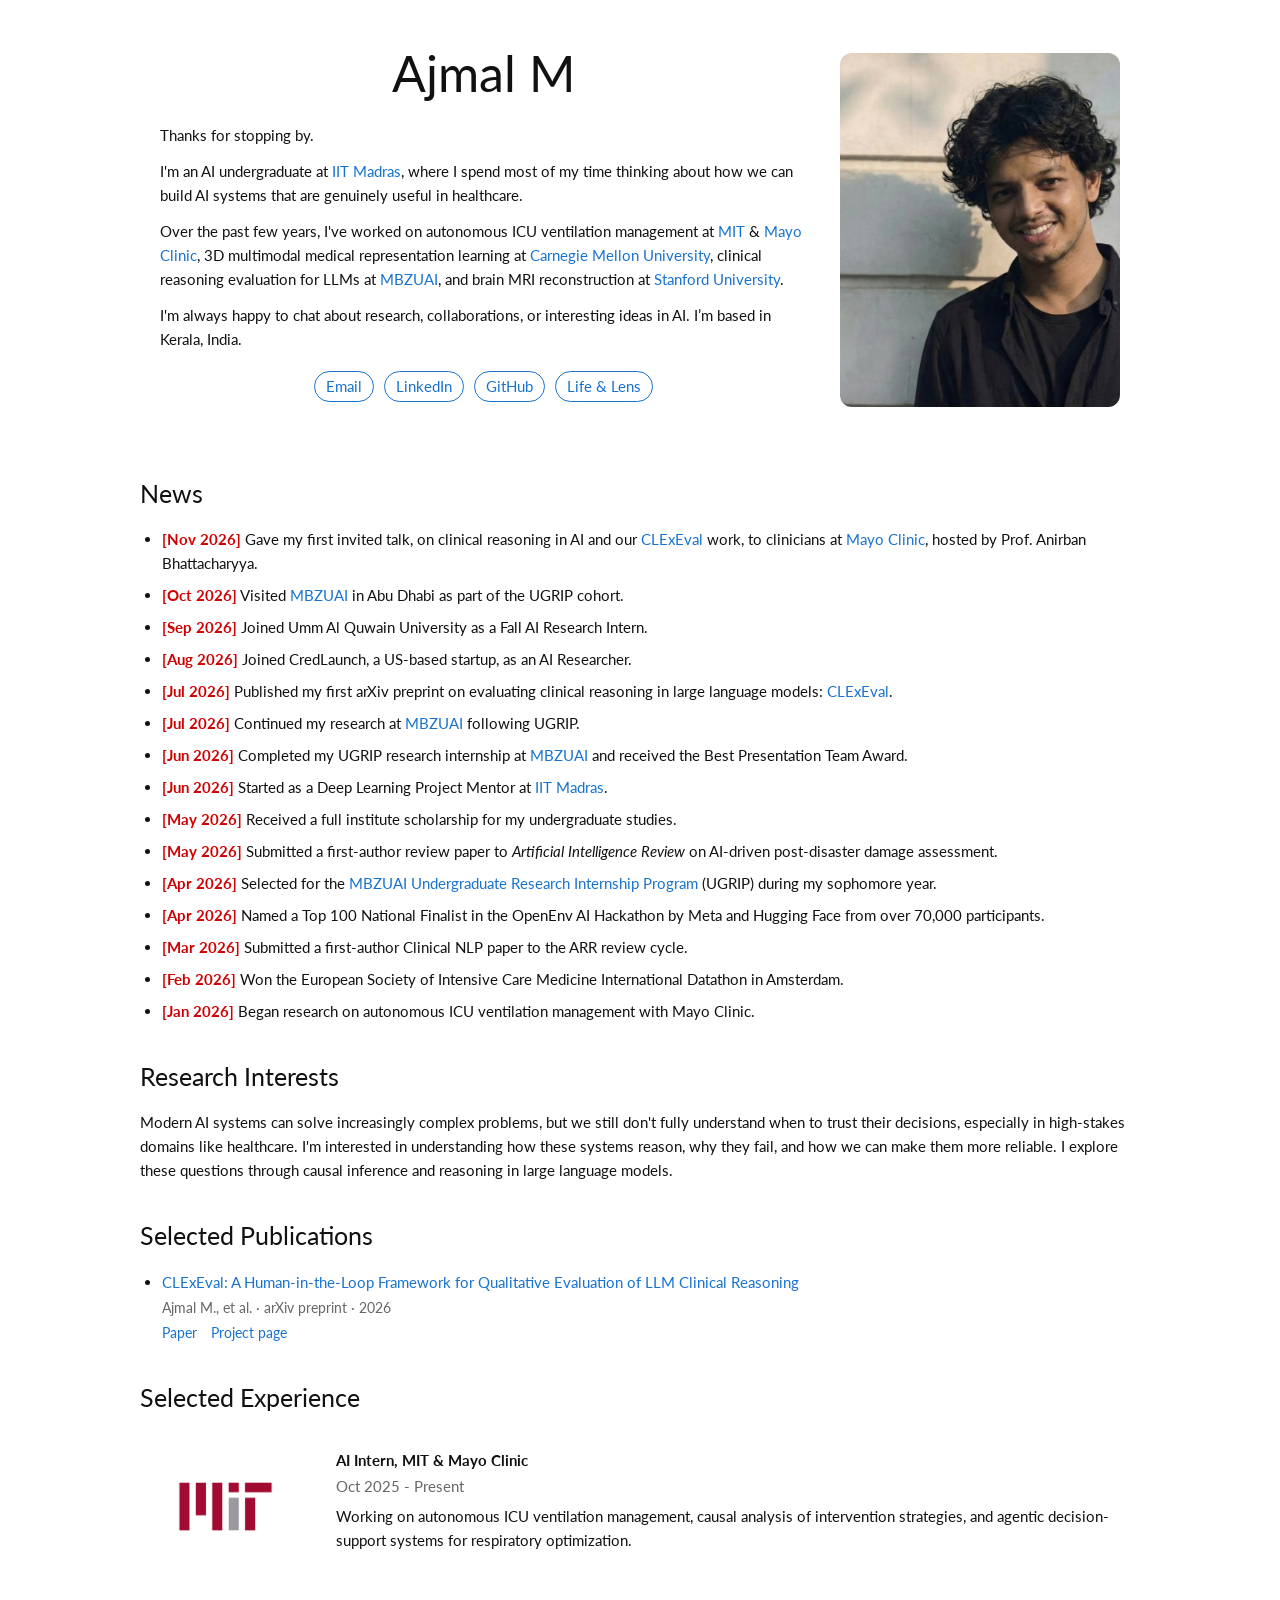
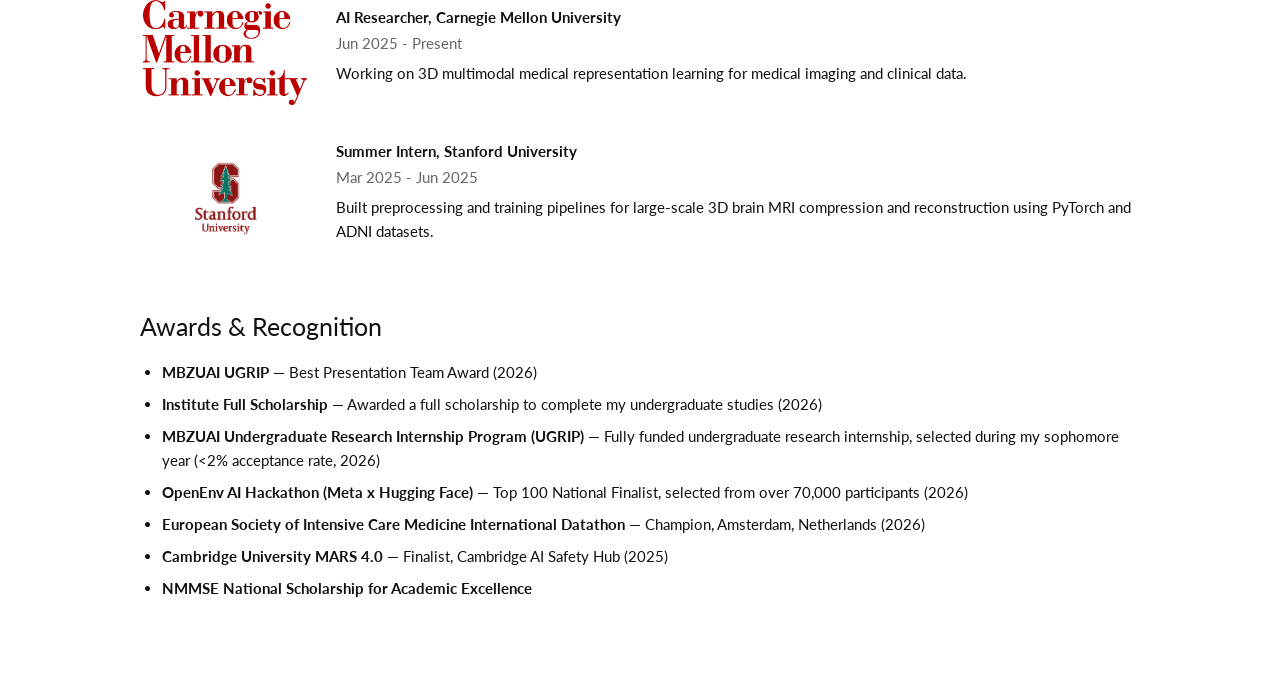
<file: index.html>
<!DOCTYPE html>
<html lang="en">
<head>
    <meta charset="UTF-8">
    <meta name="viewport" content="width=device-width, initial-scale=1.0">
    <meta name="description" content="Ajmal M is an AI undergraduate at IIT Madras, with work across healthcare AI, clinical reasoning, medical representation learning, and autonomous systems.">
    <title>Ajmal M</title>
    <link rel="icon" type="image/png" href="images/iit-madras-logo.png">
    <link rel="stylesheet" href="style.css?v=20261016">
    <link rel="preconnect" href="https://fonts.googleapis.com">
    <link rel="preconnect" href="https://fonts.gstatic.com" crossorigin>
    <link href="https://fonts.googleapis.com/css2?family=Lato:wght@400;700&display=swap" rel="stylesheet">
</head>
<body>
    <main class="page">
        <section class="hero">
            <div class="hero-copy">
                <h1>Ajmal M</h1>
                <p>
                    Thanks for stopping by.
                </p>
                <p>
                    I'm an AI undergraduate at <a href="https://www.iitm.ac.in/" target="_blank" rel="noreferrer">IIT Madras</a>, where I spend most of my time thinking about how we can build AI systems that are genuinely useful in healthcare.
                </p>
                <p>
                    Over the past few years, I've worked on autonomous ICU ventilation management at <a href="https://web.mit.edu/" target="_blank" rel="noreferrer">MIT</a> & <a href="https://www.mayoclinic.org/" target="_blank" rel="noreferrer">Mayo Clinic</a>, 3D multimodal medical representation learning at <a href="https://www.cmu.edu/" target="_blank" rel="noreferrer">Carnegie Mellon University</a>, clinical reasoning evaluation for LLMs at <a href="https://mbzuai.ac.ae/" target="_blank" rel="noreferrer">MBZUAI</a>, and brain MRI reconstruction at <a href="https://www.stanford.edu/" target="_blank" rel="noreferrer">Stanford University</a>.
                </p>
                <p>
                    I'm always happy to chat about research, collaborations, or interesting ideas in AI. I’m based in Kerala, India.
                </p>
                <p class="links">
                    <a href="mailto:24f2004489@ds.study.iitm.ac.in">Email</a>
                    <a href="https://www.linkedin.com/in/ajmal-m-282670284/" target="_blank" rel="noreferrer">LinkedIn</a>
                    <a href="https://github.com/24f2004489" target="_blank" rel="noreferrer">GitHub</a>
                    <a href="life.html">Life & Lens</a>
                </p>
            </div>
            <img class="profile-photo" src="images/profile.png" alt="Ajmal M">
        </section>

        <section>
            <h2>News</h2>
            <ul class="news-list">
                <li><span>[Nov 2026]</span> Gave my first invited talk, on clinical reasoning in AI and our <a href="https://arxiv.org/abs/2606.31608" target="_blank" rel="noreferrer">CLExEval</a> work, to clinicians at <a href="https://www.mayoclinic.org/" target="_blank" rel="noreferrer">Mayo Clinic</a>, hosted by Prof. Anirban Bhattacharyya.</li>
                <li><span>[Oct 2026]</span> Visited <a href="https://mbzuai.ac.ae/" target="_blank" rel="noreferrer">MBZUAI</a> in Abu Dhabi as part of the UGRIP cohort.</li>
                <li><span>[Sep 2026]</span> Joined Umm Al Quwain University as a Fall AI Research Intern.</li>
                <li><span>[Aug 2026]</span> Joined CredLaunch, a US-based startup, as an AI Researcher.</li>
                <li><span>[Jul 2026]</span> Published my first arXiv preprint on evaluating clinical reasoning in large language models: <a href="https://arxiv.org/abs/2606.31608" target="_blank" rel="noreferrer">CLExEval</a>.</li>
                <li><span>[Jul 2026]</span> Continued my research at <a href="https://mbzuai.ac.ae/" target="_blank" rel="noreferrer">MBZUAI</a> following UGRIP.</li>
                <li><span>[Jun 2026]</span> Completed my UGRIP research internship at <a href="https://mbzuai.ac.ae/" target="_blank" rel="noreferrer">MBZUAI</a> and received the Best Presentation Team Award.</li>
                <li><span>[Jun 2026]</span> Started as a Deep Learning Project Mentor at <a href="https://www.iitm.ac.in/" target="_blank" rel="noreferrer">IIT Madras</a>.</li>
                <li><span>[May 2026]</span> Received a full institute scholarship for my undergraduate studies.</li>
                <li><span>[May 2026]</span> Submitted a first-author review paper to <em>Artificial Intelligence Review</em> on AI-driven post-disaster damage assessment.</li>
                <li><span>[Apr 2026]</span> Selected for the <a href="https://mbzuai.ac.ae/ugrip/" target="_blank" rel="noreferrer">MBZUAI Undergraduate Research Internship Program</a> (UGRIP) during my sophomore year.</li>
                <li><span>[Apr 2026]</span> Named a Top 100 National Finalist in the OpenEnv AI Hackathon by Meta and Hugging Face from over 70,000 participants.</li>
                <li><span>[Mar 2026]</span> Submitted a first-author Clinical NLP paper to the ARR review cycle.</li>
                <li><span>[Feb 2026]</span> Won the European Society of Intensive Care Medicine International Datathon in Amsterdam.</li>
                <li><span>[Jan 2026]</span> Began research on autonomous ICU ventilation management with Mayo Clinic.</li>
            </ul>
        </section>

        <section>
            <h2>Research Interests</h2>
            <p>
                Modern AI systems can solve increasingly complex problems, but we still don't fully understand when to trust their decisions, especially in high-stakes domains like healthcare. I'm interested in understanding how these systems reason, why they fail, and how we can make them more reliable. I explore these questions through causal inference and reasoning in large language models.
            </p>
        </section>

        <section>
            <h2>Selected Publications</h2>
            <ul class="plain-list">
                <li>
                    <a href="https://arxiv.org/abs/2606.31608" target="_blank" rel="noreferrer">CLExEval: A Human-in-the-Loop Framework for Qualitative Evaluation of LLM Clinical Reasoning</a>
                    <div class="publication-meta">Ajmal M., et al. · arXiv preprint · 2026</div>
                    <div class="publication-links"><a href="https://arxiv.org/abs/2606.31608" target="_blank" rel="noreferrer">Paper</a><a href="https://24f2004489.github.io/CLExEval-Project-Page/" target="_blank" rel="noreferrer">Project page</a></div>
                </li>
            </ul>
        </section>

        <section>
            <h2>Selected Experience</h2>

            <article class="experience">
                <div class="logo">
                    <img src="images/mit-logo.png" alt="MIT logo">
                </div>
                <div>
                    <h3>AI Intern, MIT & Mayo Clinic</h3>
                    <p class="meta">Oct 2025 - Present</p>
                    <p>Working on autonomous ICU ventilation management, causal analysis of intervention strategies, and agentic decision-support systems for respiratory optimization.</p>
                </div>
            </article>

            <article class="experience">
                <div class="logo">
                    <img src="images/cmu-logo.png" alt="Carnegie Mellon University logo">
                </div>
                <div>
                    <h3>AI Researcher, Carnegie Mellon University</h3>
                    <p class="meta">Jun 2025 - Present</p>
                    <p>Working on 3D multimodal medical representation learning for medical imaging and clinical data.</p>
                </div>
            </article>

            <article class="experience">
                <div class="logo">
                    <img src="images/stanford-logo.png" alt="Stanford University logo">
                </div>
                <div>
                    <h3>Summer Intern, Stanford University</h3>
                    <p class="meta">Mar 2025 - Jun 2025</p>
                    <p>Built preprocessing and training pipelines for large-scale 3D brain MRI compression and reconstruction using PyTorch and ADNI datasets.</p>
                </div>
            </article>
        </section>

        <section>
            <h2>Awards & Recognition</h2>
            <ul class="plain-list">
                <li><strong>MBZUAI UGRIP</strong> — Best Presentation Team Award (2026)</li>
                <li><strong>Institute Full Scholarship</strong> — Awarded a full scholarship to complete my undergraduate studies (2026)</li>
                <li><strong>MBZUAI Undergraduate Research Internship Program (UGRIP)</strong> — Fully funded undergraduate research internship, selected during my sophomore year (&lt;2% acceptance rate, 2026)</li>
                <li><strong>OpenEnv AI Hackathon (Meta x Hugging Face)</strong> — Top 100 National Finalist, selected from over 70,000 participants (2026)</li>
                <li><strong>European Society of Intensive Care Medicine International Datathon</strong> — Champion, Amsterdam, Netherlands (2026)</li>
                <li><strong>Cambridge University MARS 4.0</strong> — Finalist, Cambridge AI Safety Hub (2025)</li>
                <li><strong>NMMSE National Scholarship for Academic Excellence</strong></li>
            </ul>
        </section>
    </main>
</body>
</html>
</file>
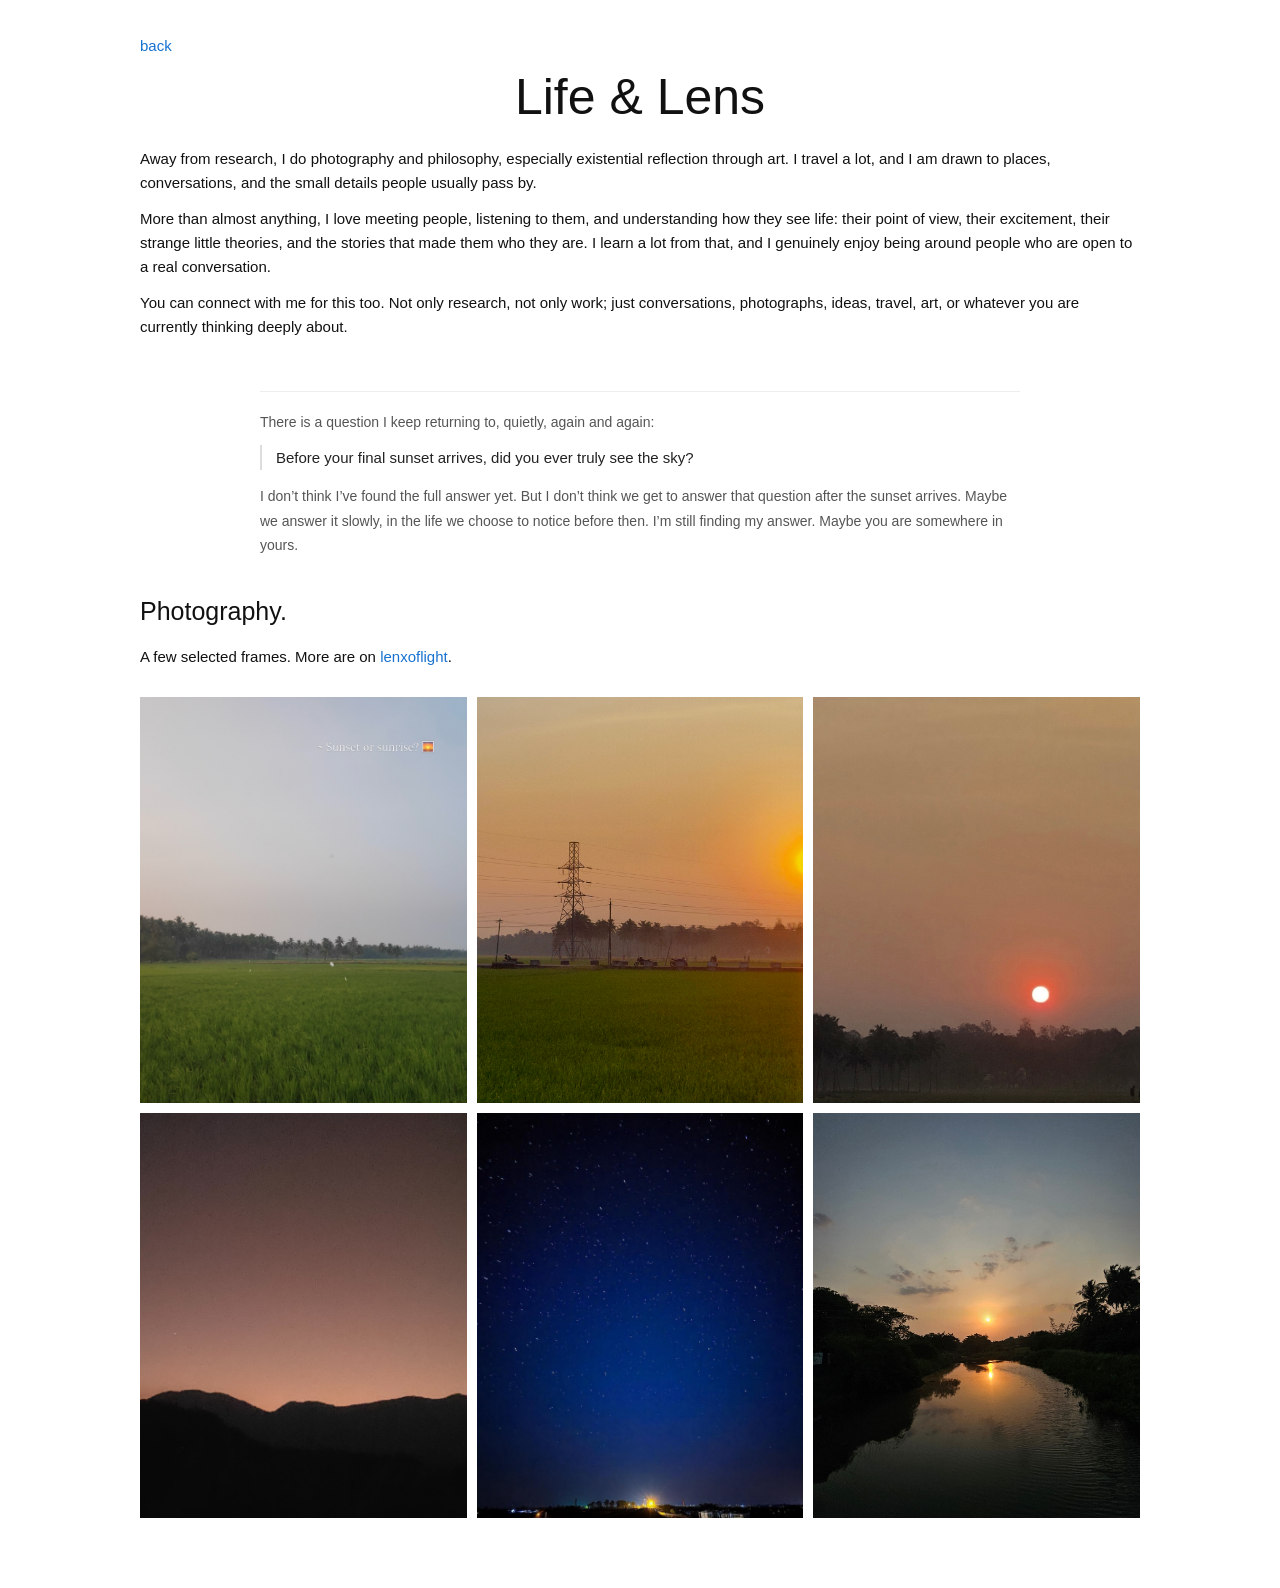
<file: life.html>
<!DOCTYPE html> 
<html lang="en">
<head>
    <meta charset="UTF-8">
    <meta name="viewport" content="width=device-width, initial-scale=1.0">
    <meta name="description" content="Ajmal M on photography, philosophy, travel, and meeting people.">
    <title>Ajmal M | Life & Lens</title>
    <link rel="icon" type="image/png" href="images/iit-madras-logo.png">
    <link rel="stylesheet" href="style.css?v=20260511">
</head>
<body>
    <main class="page">
        <section class="intro">
            <p><a href="index.html">back</a></p>
            <h1>Life & Lens</h1>

            <p>
                Away from research, I do photography and philosophy, especially existential reflection through art. I travel a lot, and I am drawn to places, conversations, and the small details people usually pass by.
            </p>

            <p>
                More than almost anything, I love meeting people, listening to them, and understanding how they see life: their point of view, their excitement, their strange little theories, and the stories that made them who they are. I learn a lot from that, and I genuinely enjoy being around people who are open to a real conversation.
            </p>

            <p>
                You can connect with me for this too. Not only research, not only work; just conversations, photographs, ideas, travel, art, or whatever you are currently thinking deeply about.
            </p>

        </section>

        <section class="reflection">
            <p>There is a question I keep returning to, quietly, again and again:</p>
            <blockquote class="reflection-question">Before your final sunset arrives, did you ever truly see the sky?</blockquote>
            <p>
                I don’t think I’ve found the full answer yet. But I don’t think we get to answer that question after the sunset arrives. Maybe we answer it slowly, in the life we choose to notice before then. I’m still finding my answer. Maybe you are somewhere in yours.
            </p>
        </section>

        <section>
            <h2>Photography.</h2>
            <p>
                A few selected frames. More are on <a href="https://www.instagram.com/lenxoflight/" target="_blank" rel="noreferrer">lenxoflight</a>.
            </p>

            <div class="photo-grid" aria-label="Selected photography">
                <img src="IMG_8868.JPG" alt="Selected photograph by Ajmal M">
                <img src="IMG_8860.JPG" alt="Selected photograph by Ajmal M">
                <img src="IMG_8866.PNG" alt="Selected photograph by Ajmal M">
                <img src="IMG_8872.PNG" alt="Selected photograph by Ajmal M">
                <img src="IMG_8873.PNG" alt="Selected photograph by Ajmal M">
                <img src="IMG_8874.PNG" alt="Selected photograph by Ajmal M">
            </div>
        </section>

    </main>
</body>
</html>
</file>
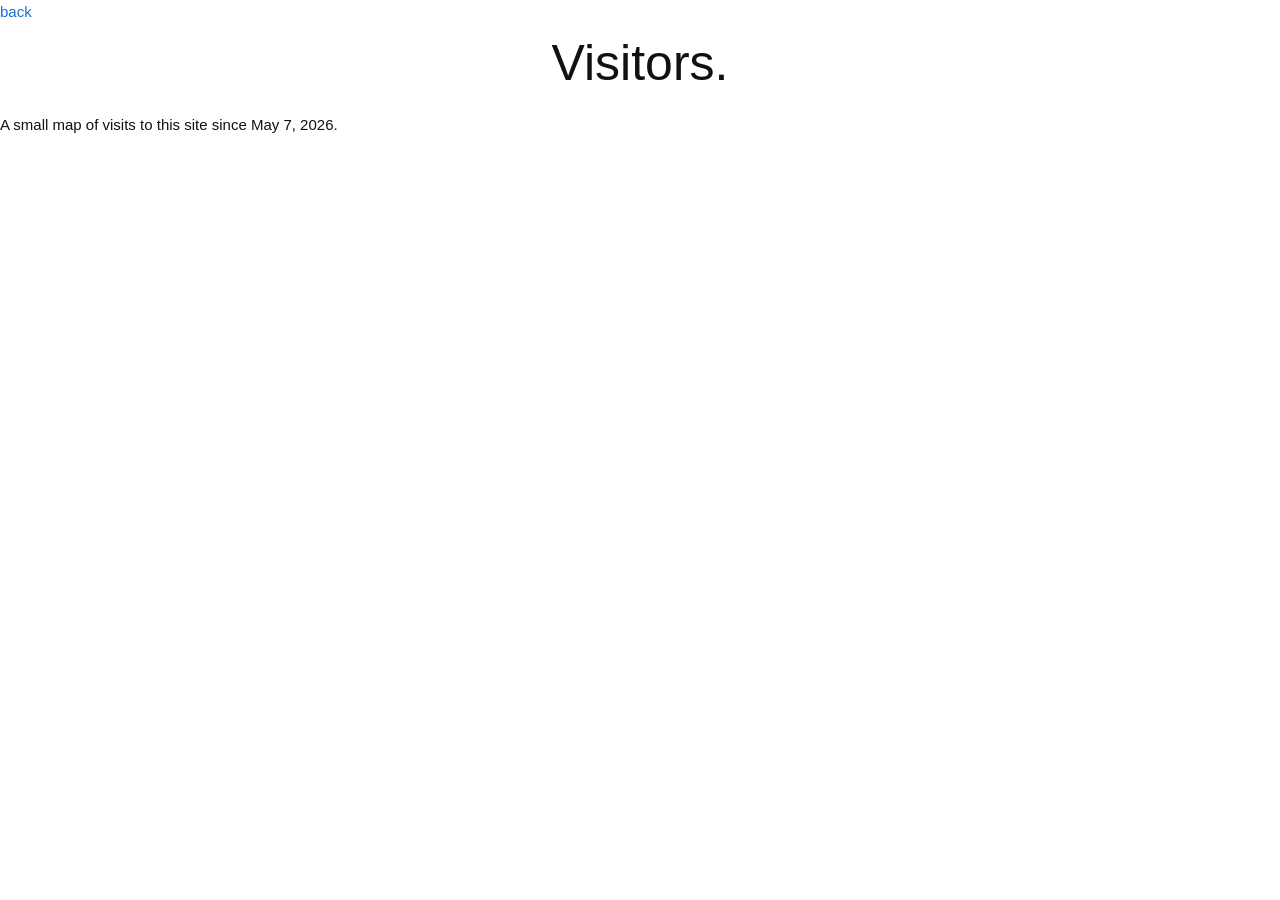
<file: visitors.html>
<!DOCTYPE html>
<html lang="en">
<head>
    <meta charset="UTF-8">
    <meta name="viewport" content="width=device-width, initial-scale=1.0">
    <meta name="description" content="Visitor map for Ajmal M's homepage.">
    <title>Ajmal M | Visitors</title>
    <link rel="icon" type="image/png" href="images/iit-madras-logo.png">
    <link rel="stylesheet" href="style.css?v=20260511">
</head>
<body>
    <main>
        <section class="intro">
            <p><a href="index.html">back</a></p>
            <h1>Visitors.</h1>
            <p>A small map of visits to this site since May 7, 2026.</p>
        </section>

        <section class="visitor-map" aria-label="Visitor map">
            <script type="text/javascript" id="mapmyvisitors" src="//mapmyvisitors.com/map.js?d=YgQqd9OZsdZylh20CJjP2Hml6EyKtCfeo9AFl-pLIPY&cl=ffffff&w=a"></script>
        </section>
    </main>
</body>
</html>
</file>
<file: style.css>
* {
    box-sizing: border-box;
}

body {
    margin: 0;
    background: #ffffff;
    color: #111111;
    font-family: Lato, Verdana, Helvetica, sans-serif;
    font-size: 15px;
    line-height: 1.6;
}

a {
    color: #1772d0;
    text-decoration: none;
}

a:hover,
a:focus {
    color: #f09228;
}

.page {
    width: min(1000px, calc(100% - 32px));
    margin: 0 auto;
    padding: 34px 0 70px;
}

h1,
h2,
h3,
p {
    margin-top: 0;
}

h1 {
    margin-bottom: 22px;
    text-align: center;
    font-size: 50px;
    line-height: 1.1;
    font-weight: 400;
}

h2 {
    margin: 38px 0 18px;
    font-size: 25px;
    line-height: 1.25;
    font-weight: 400;
}

h3 {
    margin-bottom: 4px;
    font-size: 15px;
    line-height: 1.35;
    font-weight: 700;
}

p {
    margin-bottom: 12px;
}

.hero {
    display: grid;
    grid-template-columns: minmax(0, 1fr) 280px;
    gap: 34px;
    align-items: center;
    padding: 12px 20px 26px;
}

.hero-copy {
    max-width: 680px;
}

.profile-photo {
    width: 100%;
    height: auto;
    border-radius: 12px;
}

.links {
    display: flex;
    flex-wrap: wrap;
    justify-content: center;
    gap: 10px;
    margin-top: 20px;
}

.links a {
    padding: 5px 11px;
    border: 1px solid #1772d0;
    border-radius: 999px;
    line-height: 1.25;
}

.links a:hover {
    border-color: #f09228;
}

.news-list,
.plain-list {
    margin-top: 0;
    padding-left: 22px;
}

.news-list li {
    margin-bottom: 8px;
}

.plain-list li {
    margin-bottom: 8px;
}

.publication-meta {
    margin-top: 3px;
    color: #666666;
    font-size: 14px;
}

.publication-links {
    display: flex;
    gap: 14px;
    margin-top: 3px;
    font-size: 14px;
}

.news-list span {
    color: #d00000;
    font-weight: 700;
}

.focus-list {
    display: grid;
    grid-template-columns: repeat(3, 1fr);
    gap: 12px;
    margin-top: 20px;
}

.focus-list p {
    margin: 0;
    padding: 14px;
    border: 1px solid #e8e8e8;
    background: #fafafa;
    font-weight: 700;
    text-align: center;
}

.experience {
    display: grid;
    grid-template-columns: 170px minmax(0, 1fr);
    gap: 26px;
    align-items: center;
    padding: 18px 0;
}

.logo {
    display: flex;
    align-items: center;
    justify-content: center;
}

.logo img {
    max-width: 100%;
    max-height: 105px;
    object-fit: contain;
}

.meta {
    color: #666666;
    margin-bottom: 6px;
}

.photo-grid {
    display: grid;
    grid-template-columns: repeat(3, 1fr);
    gap: 10px;
    margin-top: 28px;
}

.photo-grid img {
    width: 100%;
    aspect-ratio: 896 / 1113;
    display: block;
    object-fit: cover;
}

.visitor-map {
    margin-top: 40px;
}

.reflection {
    max-width: 760px;
    margin: 52px auto 0;
    padding-top: 18px;
    border-top: 1px solid #eeeeee;
    color: #555555;
}

.reflection-question {
    margin: 10px 0 14px;
    padding-left: 14px;
    border-left: 2px solid #dddddd;
    color: #222222;
    font-size: 15px;
    font-weight: 400;
    line-height: 1.7;
}

.reflection p {
    margin-bottom: 0;
    font-size: 14px;
    line-height: 1.75;
}

@media (max-width: 760px) {
    h1 {
        text-align: left;
        font-size: 38px;
    }

    .hero {
        grid-template-columns: 1fr;
        padding-left: 0;
        padding-right: 0;
    }

    .profile-photo {
        max-width: 260px;
        grid-row: 1;
    }

    .links {
        justify-content: flex-start;
    }

    .focus-list,
    .experience {
        grid-template-columns: 1fr;
    }

    .logo {
        justify-content: flex-start;
    }

    .logo img {
        max-width: 170px;
    }
}

@media (max-width: 520px) {
    .page {
        width: min(100% - 28px, 1000px);
        padding-top: 26px;
    }

    .photo-grid {
        grid-template-columns: repeat(2, 1fr);
    }
}
</file>
